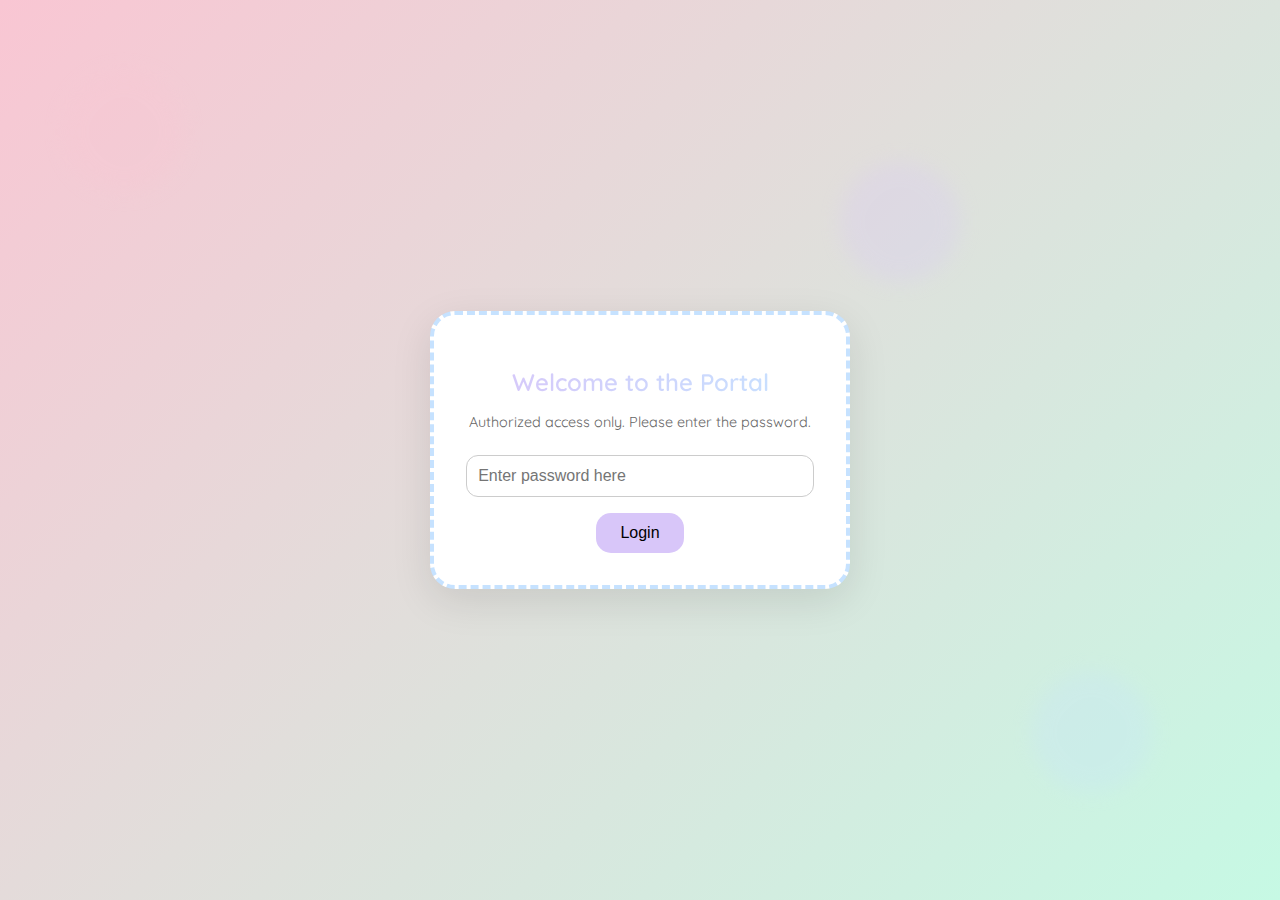
<file: hubkerjaan.html>
<!DOCTYPE html>
<html lang="en">
<head>
  <meta charset="UTF-8" />
  <meta name="viewport" content="width=device-width, initial-scale=1.0" />
  <title>Hub Login</title>
  <style>
    @import url('https://fonts.googleapis.com/css2?family=Quicksand:wght@400;600&display=swap');

    :root {
      --pastel-pink: #f9c6d3;
      --pastel-blue: #c6e2ff;
      --pastel-purple: #d8c6f9;
      --pastel-mint: #c6f9e4;
      --pastel-yellow: #fff7c6;
      --text-color: #444;
      --bg-white: #fff;
    }

    * {
      box-sizing: border-box;
    }

    body {
      margin: 0;
      font-family: 'Quicksand', sans-serif;
      background: linear-gradient(135deg, var(--pastel-pink), var(--pastel-mint));
      display: flex;
      justify-content: center;
      align-items: center;
      height: 100vh;
      overflow: hidden;
      animation: gradientShift 10s infinite ease alternate;
    }

    @keyframes gradientShift {
      0% { background-position: 0% 50%; }
      100% { background-position: 100% 50%; }
    }

    .container {
      background: var(--bg-white);
      padding: 2rem;
      border-radius: 25px;
      box-shadow: 0 12px 40px rgba(0, 0, 0, 0.1);
      text-align: center;
      width: 90%;
      max-width: 420px;
      position: relative;
      z-index: 2;
      border: 4px dashed var(--pastel-blue);
      animation: popIn 0.6s ease-out;
    }

    @keyframes popIn {
      from { transform: scale(0.95); opacity: 0; }
      to { transform: scale(1); opacity: 1; }
    }

    h2 {
      margin-bottom: 1rem;
      color: var(--text-color);
      font-weight: 600;
      background: linear-gradient(90deg, var(--pastel-purple), var(--pastel-blue));
      -webkit-background-clip: text;
      -webkit-text-fill-color: transparent;
    }

    input[type="password"] {
      padding: 0.7rem;
      border-radius: 12px;
      border: 1px solid #ccc;
      width: 100%;
      margin-bottom: 1rem;
      font-size: 1rem;
      transition: box-shadow 0.3s;
    }

    input[type="password"]:focus {
      outline: none;
      box-shadow: 0 0 10px var(--pastel-purple);
    }

    button {
      padding: 0.7rem 1.5rem;
      background-color: var(--pastel-purple);
      border: none;
      border-radius: 15px;
      font-size: 1rem;
      cursor: pointer;
      transition: background-color 0.3s, transform 0.2s;
    }

    button:hover {
      background-color: var(--pastel-blue);
      transform: scale(1.05);
    }

    .hidden {
      display: none;
    }

    .links button {
      display: block;
      width: 100%;
      margin: 0.6rem 0;
      background-color: var(--pastel-yellow);
      font-weight: bold;
      box-shadow: 0 4px 10px rgba(0, 0, 0, 0.1);
    }

    .decor {
      position: absolute;
      width: 120px;
      height: 120px;
      border-radius: 50%;
      opacity: 0.25;
      filter: blur(10px);
      z-index: 0;
      animation: float 6s ease-in-out infinite;
    }

    .decor.pink { background: var(--pastel-pink); top: 8%; left: 5%; animation-delay: 0s; }
    .decor.blue { background: var(--pastel-blue); bottom: 12%; right: 10%; animation-delay: 2s; }
    .decor.purple { background: var(--pastel-purple); top: 18%; right: 25%; animation-delay: 4s; }

    @keyframes float {
      0%, 100% { transform: translateY(0); }
      50% { transform: translateY(-15px); }
    }

    #error {
      color: red;
      margin-top: 1rem;
      animation: shake 0.3s ease;
    }

    @keyframes shake {
      0% { transform: translateX(0); }
      25% { transform: translateX(-5px); }
      50% { transform: translateX(5px); }
      75% { transform: translateX(-5px); }
      100% { transform: translateX(0); }
    }
  </style>
</head>
<body>
  <div class="decor pink"></div>
  <div class="decor blue"></div>
  <div class="decor purple"></div>

  <div class="container" id="login-box">
    <h2>Welcome to the Portal</h2>
    <p style="color:#666; font-size:0.9rem; margin-bottom:1.5rem;">Authorized access only. Please enter the password.</p>
    <input type="password" id="password" placeholder="Enter password here" />
    <button onclick="checkPassword()">Login</button>
    <p id="error" style="display:none;">Wrong password!</p>
  </div>

  <div class="container hidden" id="link-box">
    <h2>Select a Destination</h2>
    <div class="links">
      <button onclick="location.href='https://ak1rin.github.io/main/Kerja4.html'">Sarana Kasih Kargo</button>
      <button onclick="location.href='https://ak1rin.github.io/main/Kerja3.html'">Sinar Trans Express</button>
      <button onclick="location.href='https://ak1rin.github.io/main/Kerja2.html'">Megatransportasi Express</button>
      <button onclick="location.href='https://ak1rin.github.io/main/Kerja5.html'">Vaksin MJP</button>
    </div>
  </div>

  <script>
    function checkPassword() {
      const input = document.getElementById('password').value;
      const error = document.getElementById('error');
      if (input === 'Kentir123') {
        document.getElementById('login-box').classList.add('hidden');
        document.getElementById('link-box').classList.remove('hidden');
      } else {
        error.style.display = 'block';
        error.style.animation = 'shake 0.3s ease';
        setTimeout(() => error.style.animation = '', 300);
      }
    }
  </script>
</body>
</html>
</file>
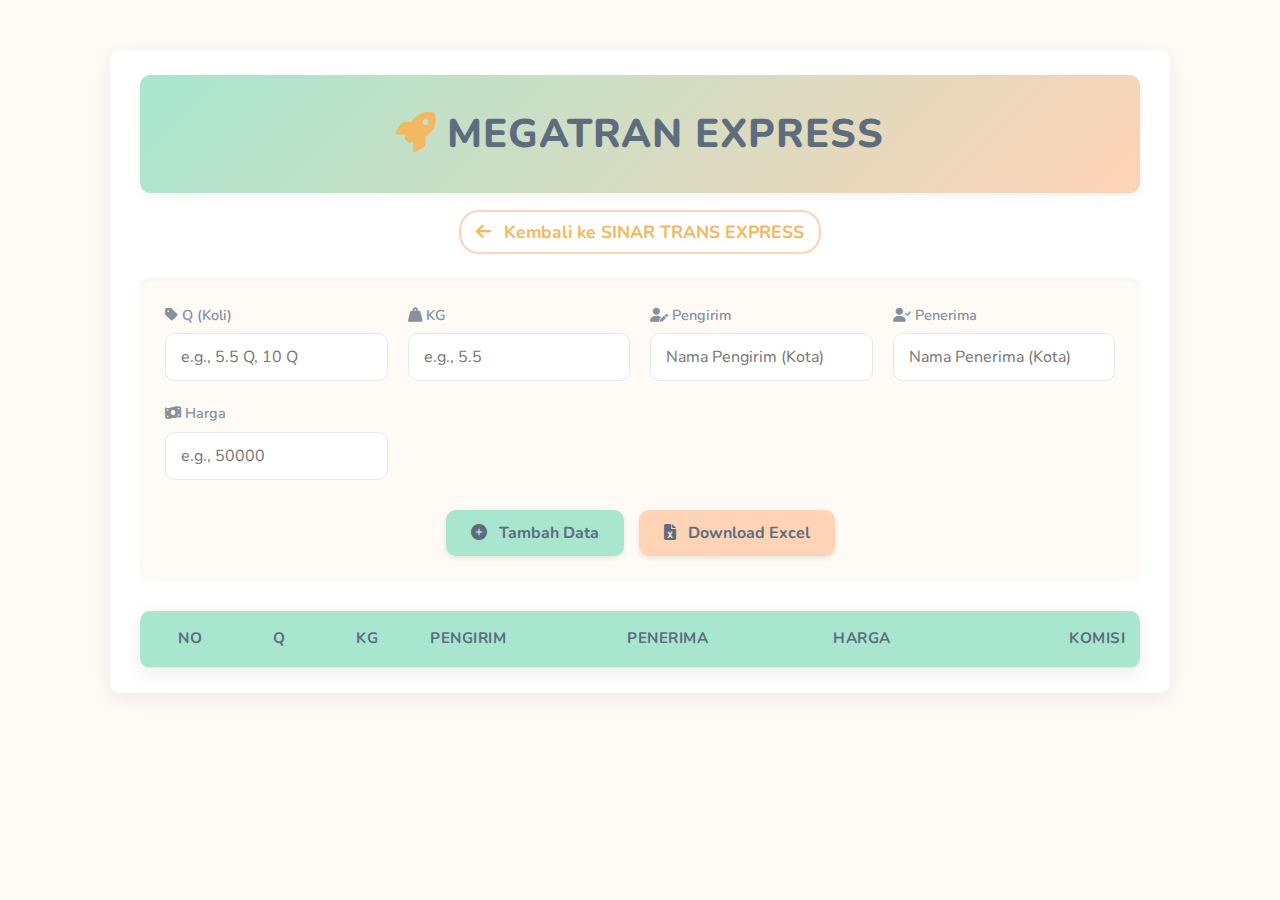
<file: Kerja2.html>
<!DOCTYPE html>
<html lang="en">
<head>
  <meta charset="UTF-8" />
  <meta name="viewport" content="width=device-width, initial-scale=1.0" />
  <title>MEGATRAN EXPRESS - Layanan Kargo Handal</title>
  <link href="https://fonts.googleapis.com/css2?family=Nunito:wght@400;600;700;800&display=swap" rel="stylesheet">
  <link rel="stylesheet" href="https://cdnjs.cloudflare.com/ajax/libs/font-awesome/6.0.0-beta3/css/all.min.css">
  <style>
    :root {
      --primary-pastel: #A8E6CF; /* Pastel Mint Green */
      --secondary-pastel: #FFD3B6; /* Soft Coral/Peach */
      --accent-pastel: #F4B860; /* Muted Gold/Yellow for emphasis */
      --text-dark: #5D6D7E; /* Soft Dark Blue/Grey for text */
      --text-light: #85929E; /* Lighter grey for secondary text */
      --bg-light: #FEFBF6; /* Very Light Cream/Off-white */
      --white-color: #ffffff;
      --border-color: #EAEAEA;
      --border-radius: 10px; /* Slightly larger for a softer feel */
      --box-shadow: 0 5px 20px rgba(0, 0, 0, 0.07);
    }

    body {
      font-family: 'Nunito', Arial, sans-serif;
      background-color: var(--bg-light);
      margin: 0;
      padding: 20px;
      color: var(--text-dark);
      line-height: 1.7;
    }

    .page-container { /* Renamed from .container to avoid conflict if nested */
      max-width: 1000px;
      margin: 30px auto;
      padding: 25px 30px;
      background-color: var(--white-color);
      border-radius: var(--border-radius);
      box-shadow: var(--box-shadow);
    }

    header {
      background: linear-gradient(135deg, var(--primary-pastel), var(--secondary-pastel));
      color: var(--text-dark); /* Darker text for better contrast on light pastels */
      text-align: center;
      padding: 25px 15px;
      font-size: 2.5em; /* Increased size */
      font-weight: 800; /* Bolder */
      letter-spacing: 1px;
      border-radius: var(--border-radius);
      margin-bottom: 25px;
      box-shadow: 0 4px 10px rgba(0,0,0,0.05);
    }
    header i {
      margin-right: 10px;
      color: var(--accent-pastel);
    }

    nav {
      margin-bottom: 30px; /* Increased margin */
      text-align: center;
    }

    nav a {
      color: var(--accent-pastel);
      text-decoration: none;
      font-weight: 700; /* Bold */
      font-size: 1.1em;
      padding: 8px 15px;
      border-radius: 20px; /* Pill shape */
      background-color: var(--white-color);
      border: 2px solid var(--secondary-pastel);
      transition: all 0.3s ease;
    }

    nav a:hover {
      background-color: var(--secondary-pastel);
      color: var(--white-color);
      box-shadow: 0 2px 8px rgba(0,0,0,0.1);
    }
    nav a i {
      margin-right: 8px;
    }

    .form-controls {
      background-color: var(--bg-light);
      padding: 25px;
      border-radius: var(--border-radius);
      margin-bottom: 30px;
      display: grid;
      grid-template-columns: repeat(auto-fit, minmax(200px, 1fr));
      gap: 20px;
      align-items: end; /* Align items to the bottom for varied input heights */
      box-shadow: inset 0 2px 4px rgba(0,0,0,0.03);
    }
    .input-group {
      display: flex;
      flex-direction: column;
    }

    .input-group label {
      font-size: 0.9em;
      color: var(--text-light);
      margin-bottom: 6px;
      font-weight: 600;
    }

    input[type="text"],
    input[type="number"] {
      padding: 12px 15px;
      border: 1px solid var(--border-color);
      border-radius: var(--border-radius);
      font-family: 'Nunito', sans-serif;
      font-size: 1em;
      width: 100%;
      box-sizing: border-box;
      transition: border-color 0.3s ease, box-shadow 0.3s ease;
    }

    input[type="text"]:focus,
    input[type="number"]:focus {
      border-color: var(--primary-pastel);
      box-shadow: 0 0 0 0.2rem rgba(168, 230, 207, 0.35);
      outline: none;
    }

    .button-group {
      grid-column: 1 / -1; /* Make button group span full width if needed */
      display: flex;
      justify-content: center;
      gap: 15px;
      margin-top: 10px; /* Add some space if inputs are stacked */
    }

    button {
      padding: 12px 25px;
      font-family: 'Nunito', sans-serif;
      font-weight: 700;
      font-size: 1em;
      color: var(--white-color);
      border: none;
      border-radius: var(--border-radius);
      cursor: pointer;
      transition: background-color 0.3s ease, transform 0.2s ease;
      box-shadow: 0 2px 5px rgba(0,0,0,0.1);
    }
    button i {
      margin-right: 8px;
    }

    button.add-btn {
      background-color: var(--primary-pastel);
      color: var(--text-dark); /* Better contrast */
    }
    button.add-btn:hover {
      background-color: #8cd9b3; /* Darker mint */
      transform: translateY(-2px);
    }

    button.export-btn {
      background-color: var(--secondary-pastel);
      color: var(--text-dark); /* Better contrast */
    }
    button.export-btn:hover {
      background-color: #ffc5a1; /* Darker coral */
      transform: translateY(-2px);
    }

    table {
      width: 100%;
      border-collapse: separate; /* Allows for border-spacing and border-radius on table */
      border-spacing: 0;
      margin-top: 20px;
      box-shadow: var(--box-shadow);
      border-radius: var(--border-radius);
      overflow: hidden; /* Important for border-radius on table */
    }

    th, td {
      border-bottom: 1px solid var(--border-color);
      padding: 15px; /* Increased padding */
      text-align: left; /* Professional default */
      font-size: 0.95em;
    }
    td:last-child, th:last-child {
        text-align: right; /* Align currency to the right */
    }
     td:nth-child(1), th:nth-child(1) { /* No / Counter */
        text-align: center;
    }
     td:nth-child(2), th:nth-child(2) { /* Q */
        text-align: center;
    }
     td:nth-child(3), th:nth-child(3) { /* KG */
        text-align: center;
    }


    th {
      background-color: var(--primary-pastel);
      color: var(--text-dark);
      font-weight: 700;
      text-transform: uppercase;
      letter-spacing: 0.5px;
    }

    tbody tr:nth-child(even) {
      background-color: var(--bg-light);
    }

    tbody tr:hover {
      background-color: #e6f7f1; /* Very light mint for hover */
    }
    tbody tr td {
        color: var(--text-dark);
    }

    /* Responsive adjustments */
    @media (max-width: 768px) {
      body {
        padding: 10px;
      }
      .page-container {
        padding: 20px;
      }
      header {
        font-size: 1.8em;
        padding: 20px 10px;
      }
      .form-controls {
        grid-template-columns: 1fr; /* Stack form elements */
      }
      th, td {
        padding: 10px;
        font-size: 0.9em;
      }
      button {
        padding: 10px 15px;
        font-size: 0.9em;
        width: 100%; /* Make buttons full width on mobile for easier tapping */
      }
      .button-group {
        flex-direction: column;
      }
    }

  </style>
</head>
<body>
  <div class="page-container">
    <header><i class="fas fa-rocket"></i>MEGATRAN EXPRESS</header>
    <nav>
      <a href="index.html"><i class="fas fa-arrow-left"></i> Kembali ke SINAR TRANS EXPRESS</a>
    </nav>

    <div class="form-controls">
      <div class="input-group">
        <label for="q"><i class="fas fa-tag"></i> Q (Koli)</label>
        <input type="number" id="q" placeholder="e.g., 5.5 Q, 10 Q" />
      </div>
      <div class="input-group">
        <label for="kg"><i class="fas fa-weight-hanging"></i> KG</label>
        <input type="number" id="kg" placeholder="e.g., 5.5" />
      </div>
      <div class="input-group">
        <label for="pengirim"><i class="fas fa-user-edit"></i> Pengirim</label>
        <input type="text" id="pengirim" placeholder="Nama Pengirim (Kota)" />
      </div>
      <div class="input-group">
        <label for="penerima"><i class="fas fa-user-check"></i> Penerima</label>
        <input type="text" id="penerima" placeholder="Nama Penerima (Kota)" />
      </div>
      <div class="input-group">
        <label for="harga"><i class="fas fa-money-bill-wave"></i> Harga</label>
        <input type="number" id="harga" placeholder="e.g., 50000" />
      </div>
      <div class="button-group">
        <button onclick="addRow()" class="add-btn"><i class="fas fa-plus-circle"></i> Tambah Data</button>
        <button onclick="exportToExcel()" class="export-btn"><i class="fas fa-file-excel"></i> Download Excel</button>
      </div>
    </div>

    <table id="dataTable">
      <thead>
        <tr>
          <th>No</th>
          <th>Q</th>
          <th>KG</th>
          <th>Pengirim</th>
          <th>Penerima</th>
          <th>Harga</th>
          <th>Komisi</th>
        </tr>
      </thead>
      <tbody></tbody>
    </table>
  </div>

  <script>
    let counter = 1;

    function formatCurrency(amount) {
      return new Intl.NumberFormat('id-ID', { style: 'currency', currency: 'IDR', minimumFractionDigits: 0 }).format(amount);
    }

    function addRow() {
      const q = document.getElementById("q").value.trim();
      const kgValue = document.getElementById("kg").value.trim();
      const pengirim = document.getElementById("pengirim").value.trim();
      const penerima = document.getElementById("penerima").value.trim();
      const hargaValue = document.getElementById("harga").value.trim();

      // Basic Validation
      if (!q || !kgValue || !pengirim || !penerima || !hargaValue) {
        alert("Semua kolom wajib diisi!");
        return;
      }

      const kg = parseFloat(kgValue);
      const harga = parseFloat(hargaValue);

      if (isNaN(kg) || kg <= 0) {
        alert("KG harus berupa angka positif.");
        return;
      }
      if (isNaN(harga) || harga <= 0) {
        alert("Harga harus berupa angka positif.");
        return;
      }


      let komisi = 0;
      // Case-insensitive check for "semarang"
      const isSemarangPenerima = penerima.toLowerCase().includes("semarang");
      const isSemarangPengirim = pengirim.toLowerCase().includes("semarang");

      if (isSemarangPenerima) {
        komisi = harga * 0.25; // Komisi 25% dari harga
      } else if (!isSemarangPengirim) { // if not semarang sender AND not semarang receiver (already handled)
        komisi = harga * 0.5; // Komisi 50% dari harga
      }
      // If pengirim is Semarang and penerima is not Semarang, komisi remains 0 based on original logic.

      const table = document.getElementById("dataTable").getElementsByTagName("tbody")[0];
      const newRow = table.insertRow();

      newRow.innerHTML = `
        <td>${counter++}</td>
        <td>${q}</td>
        <td>${kg.toLocaleString('id-ID')}</td>
        <td>${pengirim}</td>
        <td>${penerima}</td>
        <td>${formatCurrency(harga)}</td>
        <td>${formatCurrency(komisi)}</td>
      `;

      // Clear input fields
      document.getElementById("q").value = "";
      document.getElementById("kg").value = "";
      document.getElementById("pengirim").value = "";
      document.getElementById("penerima").value = "";
      document.getElementById("harga").value = "";
      document.getElementById("q").focus(); // Set focus back to the first input
    }

    function exportToExcel() {
      const table = document.getElementById("dataTable");
      if (table.getElementsByTagName("tbody")[0].rows.length === 0) {
          alert("Tidak ada data untuk diexport.");
          return;
      }
      // Using a more robust method if you were to include xlsx.js library
      // For now, keeping the simple HTML table to Excel export
      let html = table.outerHTML;
      // To ensure proper encoding for special characters and styles (basic)
      let uri = 'data:application/vnd.ms-excel;base64,';
      let template = `<html xmlns:o="urn:schemas-microsoft-com:office:office" xmlns:x="urn:schemas-microsoft-com:office:excel" xmlns="http://www.w3.org/TR/REC-html40"><head><meta http-equiv="content-type" content="text/plain; charset=UTF-8"/></head><body><table>${html}</table></body></html>`;
      let base64 = function(s) { return window.btoa(unescape(encodeURIComponent(s))) };
      
      let a = document.createElement('a');
      a.href = uri + base64(template.replace('{worksheet}', 'Sheet1').replace(/{table}/g, html));
      a.download = 'megatran_data.xls';
      a.click();
    }
  </script>
</body>
</html>
</file>
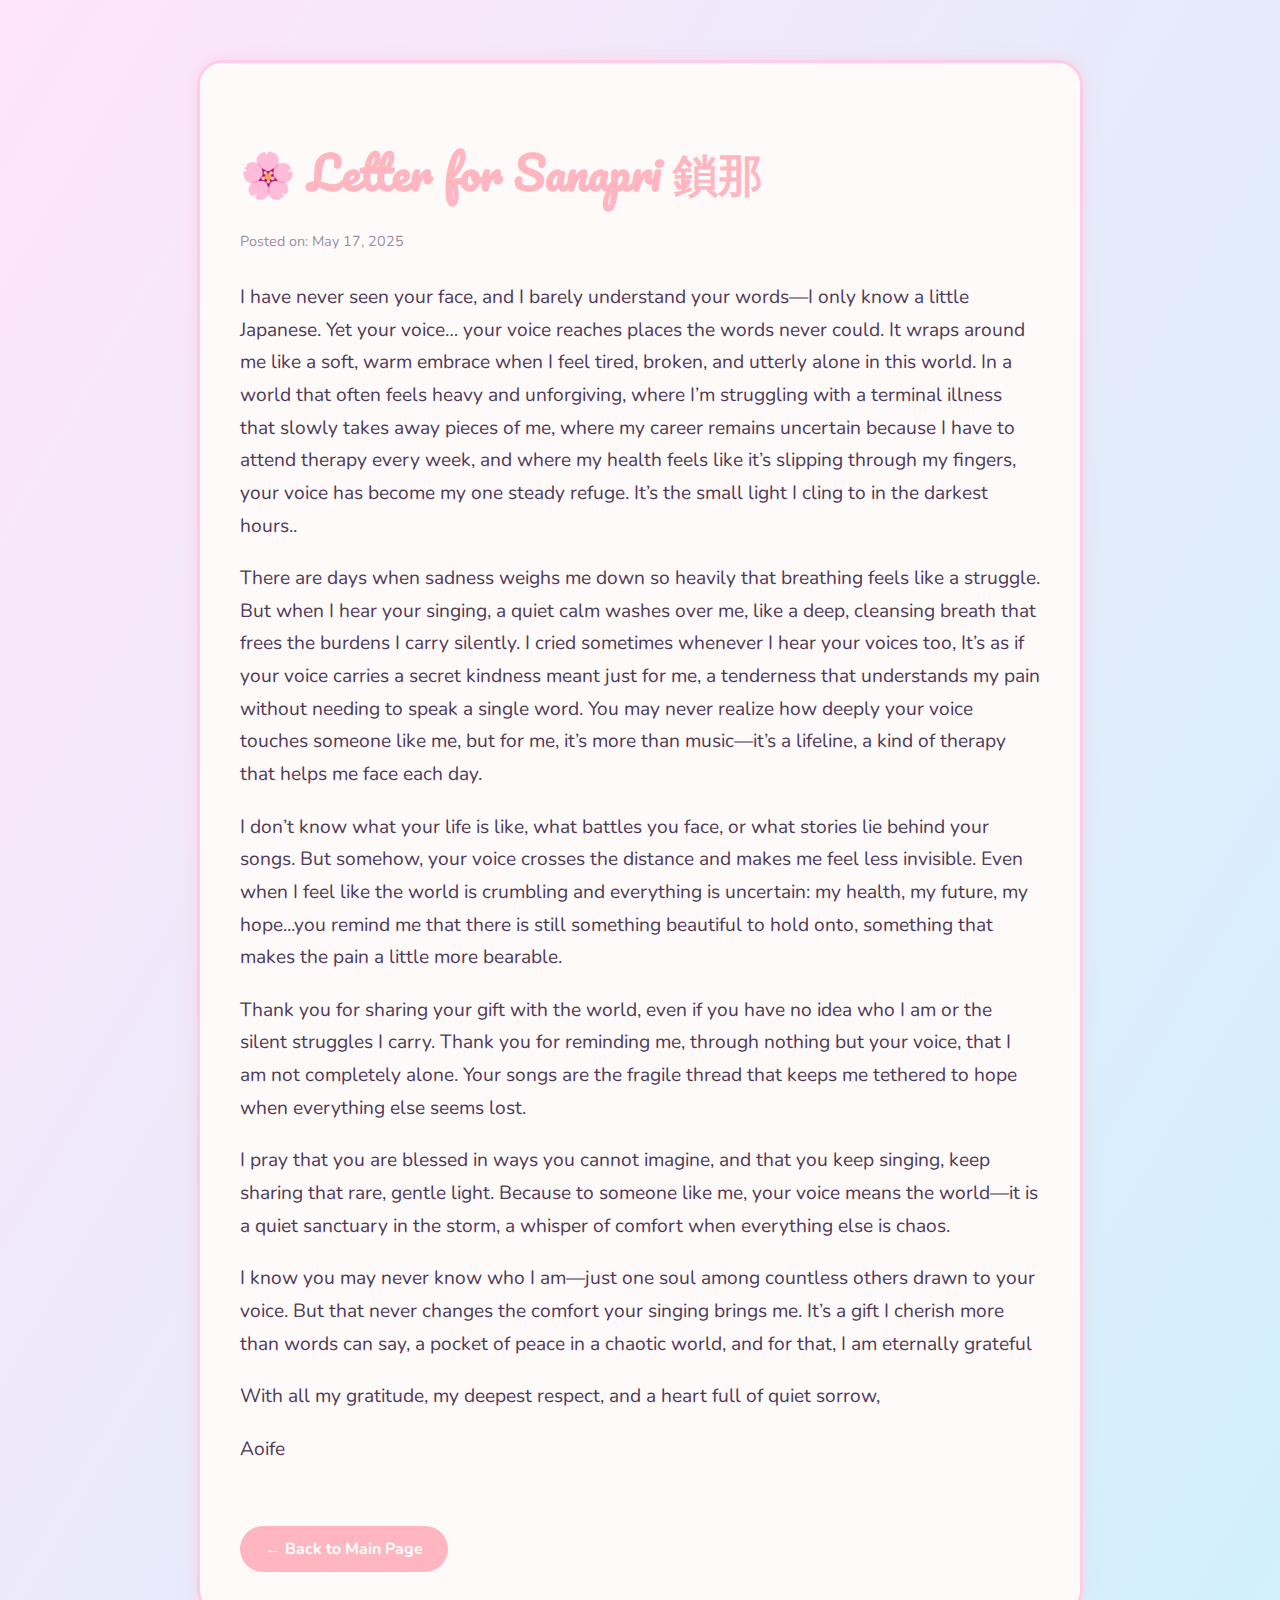
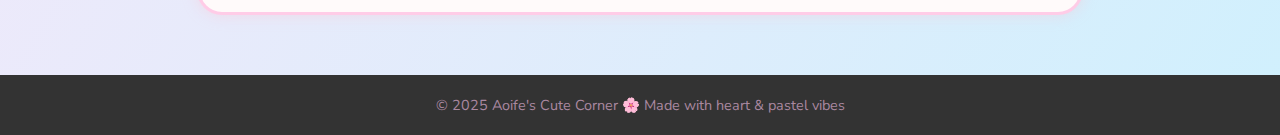
<file: Post1.html>
<!DOCTYPE html>
<html lang="en">
<head>
  <meta charset="UTF-8" />
  <meta name="viewport" content="width=device-width, initial-scale=1.0"/>
  <title>Aoife's Blog Post ✏️</title>
  <link rel="icon" href="data:image/svg+xml,<svg xmlns=%22http://www.w3.org/2000/svg%22 viewBox=%220 0 100 100%22><text y=%22.9em%22 font-size=%2290%22>🍥</text></svg>">
  <link rel="stylesheet" href="style.css"/>
  <link href="https://fonts.googleapis.com/css2?family=Nunito:wght@300;400;700&family=Pacifico&display=swap" rel="stylesheet">
  <style>
    body {
      background: linear-gradient(120deg, #ffe5f9, #d0f0fd);
      font-family: 'Nunito', sans-serif;
      margin: 0;
      padding: 0;
      color: #4e3a56;
    }

    .post-container {
      max-width: 800px;
      margin: 60px auto;
      background-color: #fffafa;
      padding: 40px;
      border-radius: 25px;
      box-shadow: 0 0 15px rgba(255, 192, 203, 0.4);
      border: 3px solid #ffcce7;
    }

    .post-title {
      font-family: 'Pacifico', cursive;
      font-size: 2.8rem;
      color: #ffb6c1;
      text-shadow: 1px 1px #fff;
      margin-bottom: 20px;
    }

    .post-date {
      font-size: 0.9rem;
      color: #998fa0;
      margin-bottom: 30px;
      display: block;
    }

    .post-content p {
      line-height: 1.7;
      font-size: 1.2rem;
      margin-bottom: 20px;
    }

    .back-button {
      display: inline-block;
      margin-top: 40px;
      padding: 12px 25px;
      background-color: #ffb6c1;
      color: white;
      border-radius: 30px;
      text-decoration: none;
      font-weight: bold;
      transition: all 0.3s ease;
    }

    .back-button:hover {
      background-color: #ff99bb;
      transform: scale(1.05);
    }

    footer {
      text-align: center;
      margin-top: 60px;
      padding: 20px;
      color: #aa88a0;
      font-size: 0.9rem;
    }
  </style>
</head>
<body>

  <div class="post-container">
    <h1 class="post-title">🌸 Letter for Sanapri 鎖那</h1>
    <span class="post-date">Posted on: May 17, 2025</span>
    
    <div class="post-content">
      <p>
        I have never seen your face, and I barely understand your words—I only know a little Japanese. Yet your voice… your voice reaches places the words never could. It wraps around me like a soft, warm embrace when I feel tired, broken, and utterly alone in this world. In a world that often feels heavy and unforgiving, where I’m struggling with a terminal illness that slowly takes away pieces of me, where my career remains uncertain because I have to attend therapy every week, and where my health feels like it’s slipping through my fingers, your voice has become my one steady refuge. It’s the small light I cling to in the darkest hours..
      </p>
      <p>
        There are days when sadness weighs me down so heavily that breathing feels like a struggle. But when I hear your singing, a quiet calm washes over me, like a deep, cleansing breath that frees the burdens I carry silently. I cried sometimes whenever I hear your voices too, It’s as if your voice carries a secret kindness meant just for me, a tenderness that understands my pain without needing to speak a single word. You may never realize how deeply your voice touches someone like me, but for me, it’s more than music—it’s a lifeline, a kind of therapy that helps me face each day.
      </p>
      <p>
        I don’t know what your life is like, what battles you face, or what stories lie behind your songs. But somehow, your voice crosses the distance and makes me feel less invisible. Even when I feel like the world is crumbling and everything is uncertain: my health, my future, my hope...you remind me that there is still something beautiful to hold onto, something that makes the pain a little more bearable.
      </p>
      <p> Thank you for sharing your gift with the world, even if you have no idea who I am or the silent struggles I carry. Thank you for reminding me, through nothing but your voice, that I am not completely alone. Your songs are the fragile thread that keeps me tethered to hope when everything else seems lost. </p>
    <p>I pray that you are blessed in ways you cannot imagine, and that you keep singing, keep sharing that rare, gentle light. Because to someone like me, your voice means the world—it is a quiet sanctuary in the storm, a whisper of comfort when everything else is chaos.</p>
    <p>I know you may never know who I am—just one soul among countless others drawn to your voice. But that never changes the comfort your singing brings me. It’s a gift I cherish more than words can say, a pocket of peace in a chaotic world, and for that, I am eternally grateful</p>
    <p>With all my gratitude, my deepest respect, and a heart full of quiet sorrow,</p>
    <p>Aoife</p>
    </div>

    <a href="index.html" class="back-button">← Back to Main Page</a>
  </div>

  <footer>
    &copy; 2025 Aoife's Cute Corner 🌸 Made with heart & pastel vibes
  </footer>
</body>
</html>
</file>
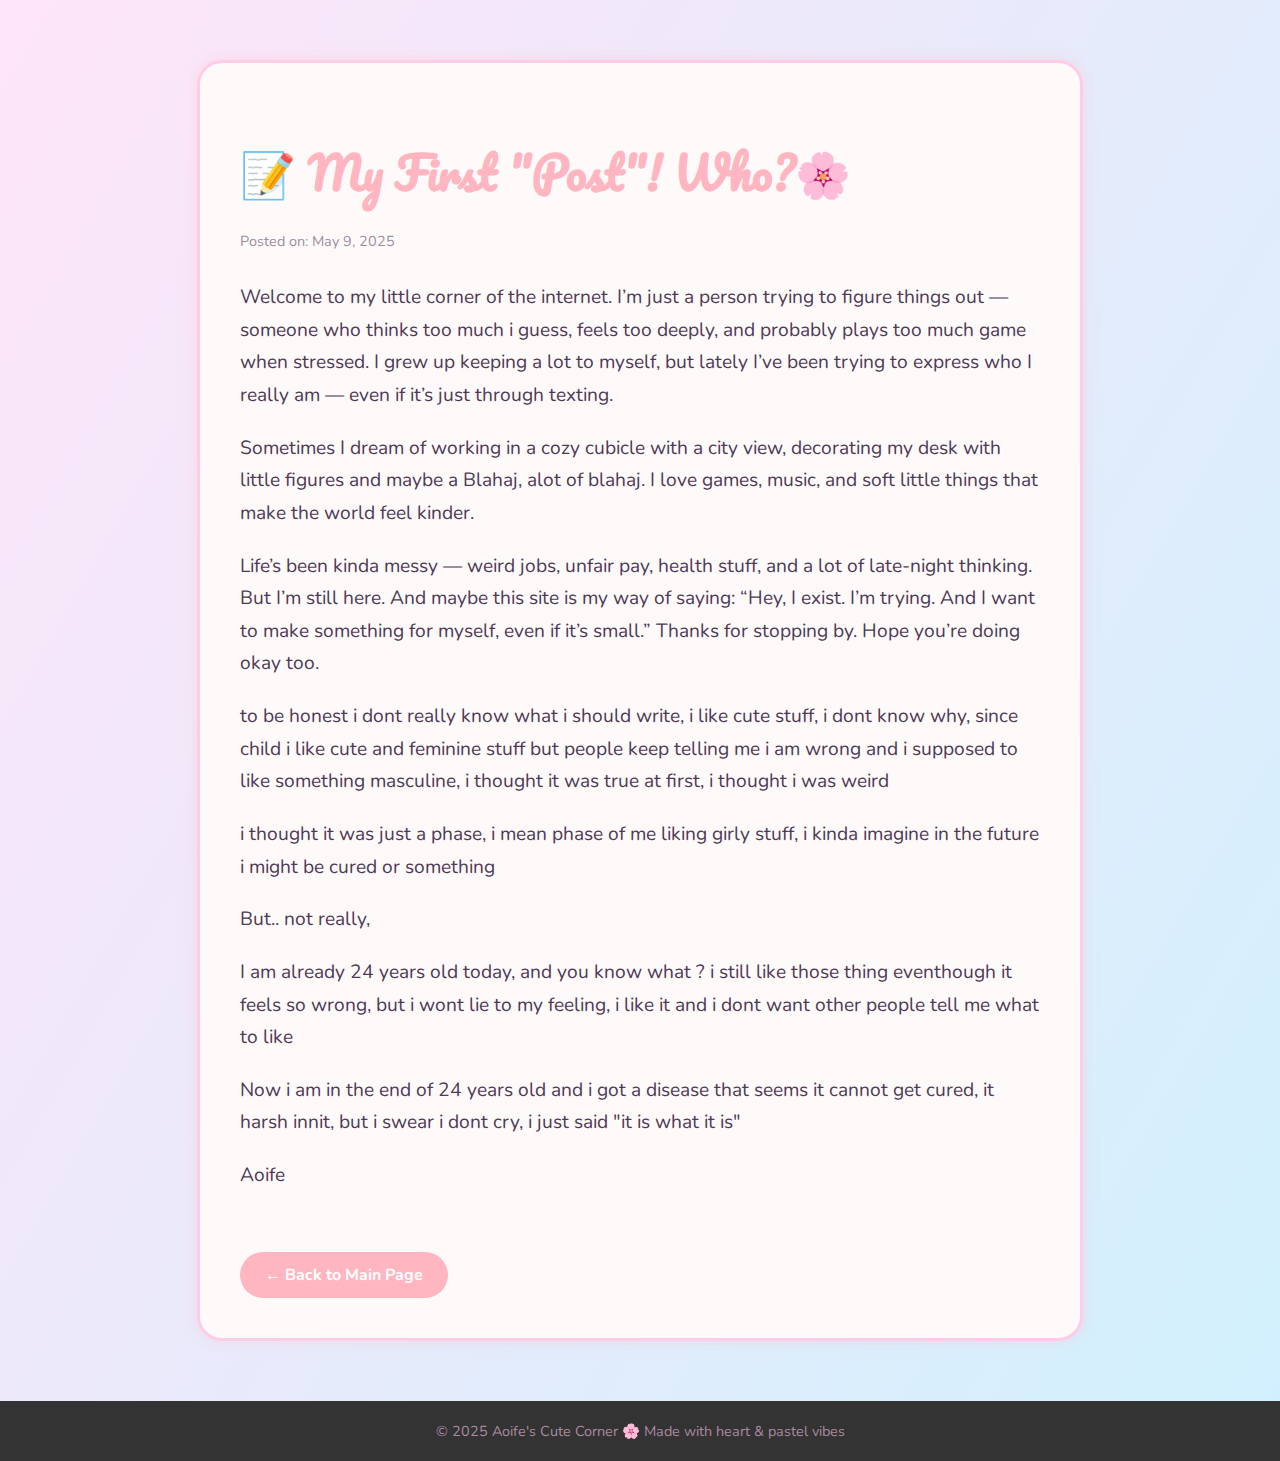
<file: Post2.html>
<!DOCTYPE html>
<html lang="en">
<head>
  <meta charset="UTF-8" />
  <meta name="viewport" content="width=device-width, initial-scale=1.0"/>
  <title>Aoife's Blog Post ✏️</title>
  <link rel="icon" href="data:image/svg+xml,<svg xmlns=%22http://www.w3.org/2000/svg%22 viewBox=%220 0 100 100%22><text y=%22.9em%22 font-size=%2290%22>🍥</text></svg>">
  <link rel="stylesheet" href="style.css"/>
  <link href="https://fonts.googleapis.com/css2?family=Nunito:wght@300;400;700&family=Pacifico&display=swap" rel="stylesheet">
  <style>
    body {
      background: linear-gradient(120deg, #ffe5f9, #d0f0fd);
      font-family: 'Nunito', sans-serif;
      margin: 0;
      padding: 0;
      color: #4e3a56;
    }

    .post-container {
      max-width: 800px;
      margin: 60px auto;
      background-color: #fffafa;
      padding: 40px;
      border-radius: 25px;
      box-shadow: 0 0 15px rgba(255, 192, 203, 0.4);
      border: 3px solid #ffcce7;
    }

    .post-title {
      font-family: 'Pacifico', cursive;
      font-size: 2.8rem;
      color: #ffb6c1;
      text-shadow: 1px 1px #fff;
      margin-bottom: 20px;
    }

    .post-date {
      font-size: 0.9rem;
      color: #998fa0;
      margin-bottom: 30px;
      display: block;
    }

    .post-content p {
      line-height: 1.7;
      font-size: 1.2rem;
      margin-bottom: 20px;
    }

    .back-button {
      display: inline-block;
      margin-top: 40px;
      padding: 12px 25px;
      background-color: #ffb6c1;
      color: white;
      border-radius: 30px;
      text-decoration: none;
      font-weight: bold;
      transition: all 0.3s ease;
    }

    .back-button:hover {
      background-color: #ff99bb;
      transform: scale(1.05);
    }

    footer {
      text-align: center;
      margin-top: 60px;
      padding: 20px;
      color: #aa88a0;
      font-size: 0.9rem;
    }
  </style>
</head>
<body>

  <div class="post-container">
    <h1 class="post-title">📝 My First "Post"! Who?🌸</h1>
    <span class="post-date">Posted on: May 9, 2025</span>
    
    <div class="post-content">
      <p>
        Welcome to my little corner of the internet. I’m just a person trying to figure things out — someone who thinks too much i guess, feels too deeply, and probably plays too much game when stressed. I grew up keeping a lot to myself, but lately I’ve been trying to express who I really am — even if it’s just through texting. 
      </p>
      <p>
        Sometimes I dream of working in a cozy cubicle with a city view, decorating my desk with little figures and maybe a Blahaj, alot of blahaj. I love games, music, and soft little things that make the world feel kinder.
      </p>
      <p>
        Life’s been kinda messy — weird jobs, unfair pay, health stuff, and a lot of late-night thinking. But I’m still here. And maybe this site is my way of saying: “Hey, I exist. I’m trying. And I want to make something for myself, even if it’s small.” Thanks for stopping by. Hope you’re doing okay too. 
      <p></p>
      </p>
      <p> to be honest i dont really know what i should write, i like cute stuff, i dont know why, since child i like cute and feminine stuff but people keep telling me i am wrong and i supposed to like something masculine, i thought it was true at first, i thought i was weird
      </p>
      <p> i thought it was just a phase, i mean phase of me liking girly stuff, i kinda imagine in the future i might be cured or something<p>
        <p> But.. not really, </p>
      <p> I am already 24 years old today, and you know what ? i still like those thing eventhough it feels so wrong, but i wont lie to my feeling, i like it and i dont want other people tell me what to like </p>
      <p> Now i am in the end of 24 years old and i got a disease that seems it cannot get cured, it harsh innit, but i swear i dont cry, i just said "it is what it is"
    <p>Aoife</p>
    </div>

    <a href="index.html" class="back-button">← Back to Main Page</a>
  </div>

  <footer>
    &copy; 2025 Aoife's Cute Corner 🌸 Made with heart & pastel vibes
  </footer>
</body>
</html>
</file>
<file: style.css>
body {
  font-family: Arial, sans-serif;
  margin: 0;
  padding: 0;
}

header {
  background-color: #333;
  color: #fff;
  padding: 1em;
  text-align: center;
}

nav ul {
  list-style: none;
  margin: 0;
  padding: 0;
  display: flex;
  justify-content: space-between;
}

nav li {
  margin-right: 20px;
}

nav a {
  color: #fff;
  text-decoration: none;
}

main {
  display: flex;
  flex-direction: column;
  align-items: center;
  padding: 2em;
}

section {
  background-color: #f7f7f7;
  padding: 1em;
  margin-bottom: 20px;
  box-shadow: 0 0 10px rgba(0, 0, 0, 0.1);
}

h1, h2, h3 {
  color: #333;
}

img {
  width: 100%;
  height: 150px;
  object-fit: cover;
  border-radius: 10px;
}

footer {
  background-color: #333;
  color: #fff;
  padding: 1em;
  text-align: center;
  clear: both;
}
</file>
